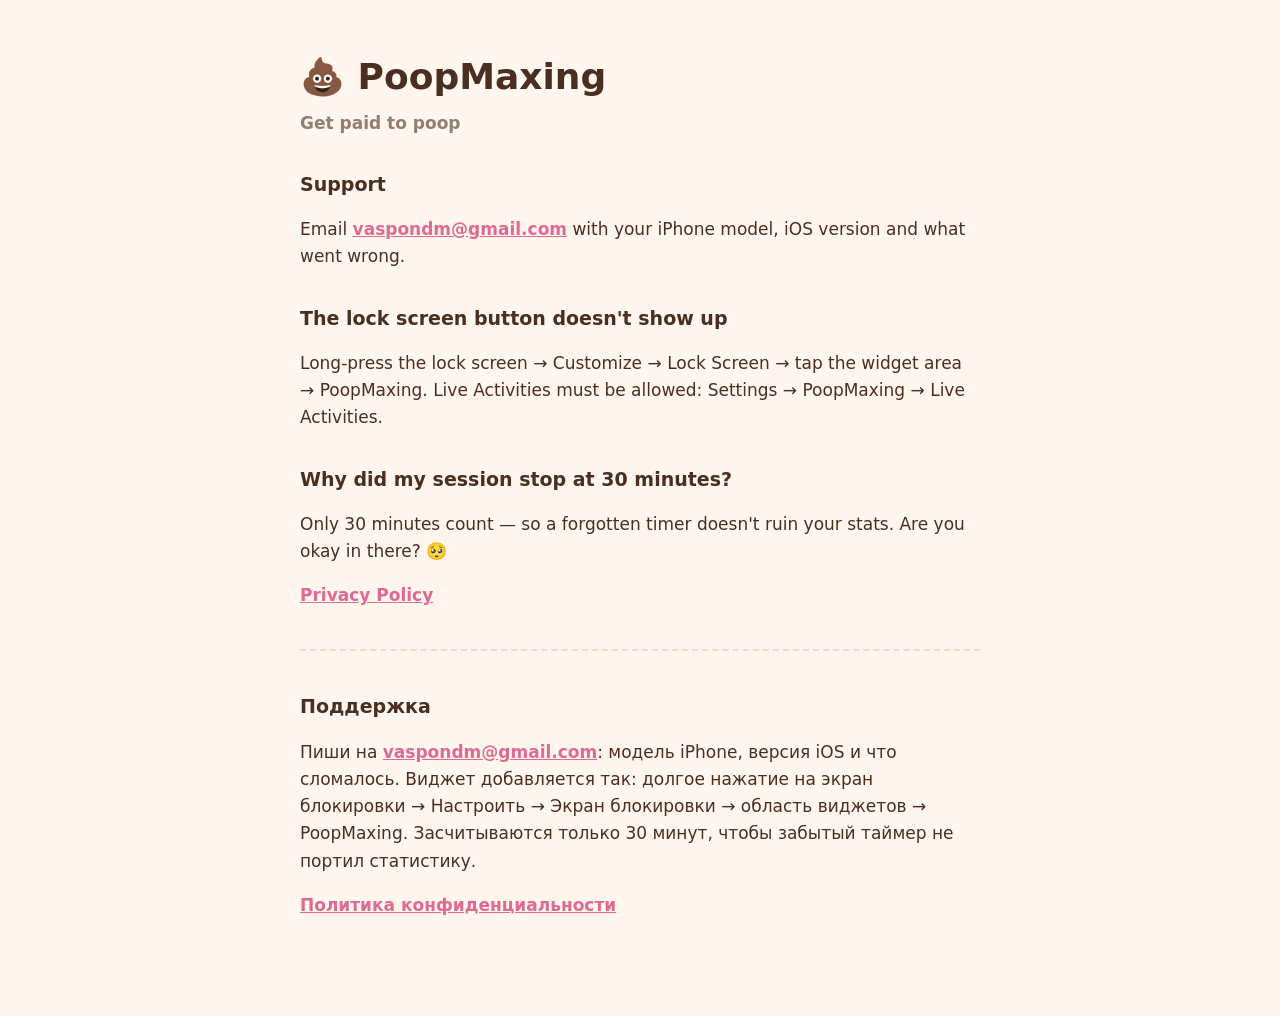
<file: index.html>
<!DOCTYPE html>
<html lang="en">
<head>
<meta charset="utf-8">
<meta name="viewport" content="width=device-width, initial-scale=1">
<title>PoopMaxing — support</title>
<link rel="stylesheet" href="style.css">
</head>
<body>
<h1>💩 PoopMaxing</h1>
<p class="sub">Get paid to poop</p>

<h2>Support</h2>
<p>Email <a href="mailto:vaspondm@gmail.com">vaspondm@gmail.com</a> with your iPhone model, iOS version and what went wrong.</p>

<h2>The lock screen button doesn't show up</h2>
<p>Long-press the lock screen → Customize → Lock Screen → tap the widget area → PoopMaxing. Live Activities must be allowed: Settings → PoopMaxing → Live Activities.</p>

<h2>Why did my session stop at 30 minutes?</h2>
<p>Only 30 minutes count — so a forgotten timer doesn't ruin your stats. Are you okay in there? 🥺</p>

<p><a href="privacy.html">Privacy Policy</a></p>

<hr>

<h2>Поддержка</h2>
<p>Пиши на <a href="mailto:vaspondm@gmail.com">vaspondm@gmail.com</a>: модель iPhone, версия iOS и что сломалось. Виджет добавляется так: долгое нажатие на экран блокировки → Настроить → Экран блокировки → область виджетов → PoopMaxing. Засчитываются только 30 минут, чтобы забытый таймер не портил статистику.</p>
<p><a href="privacy.html">Политика конфиденциальности</a></p>
</body>
</html>
</file>
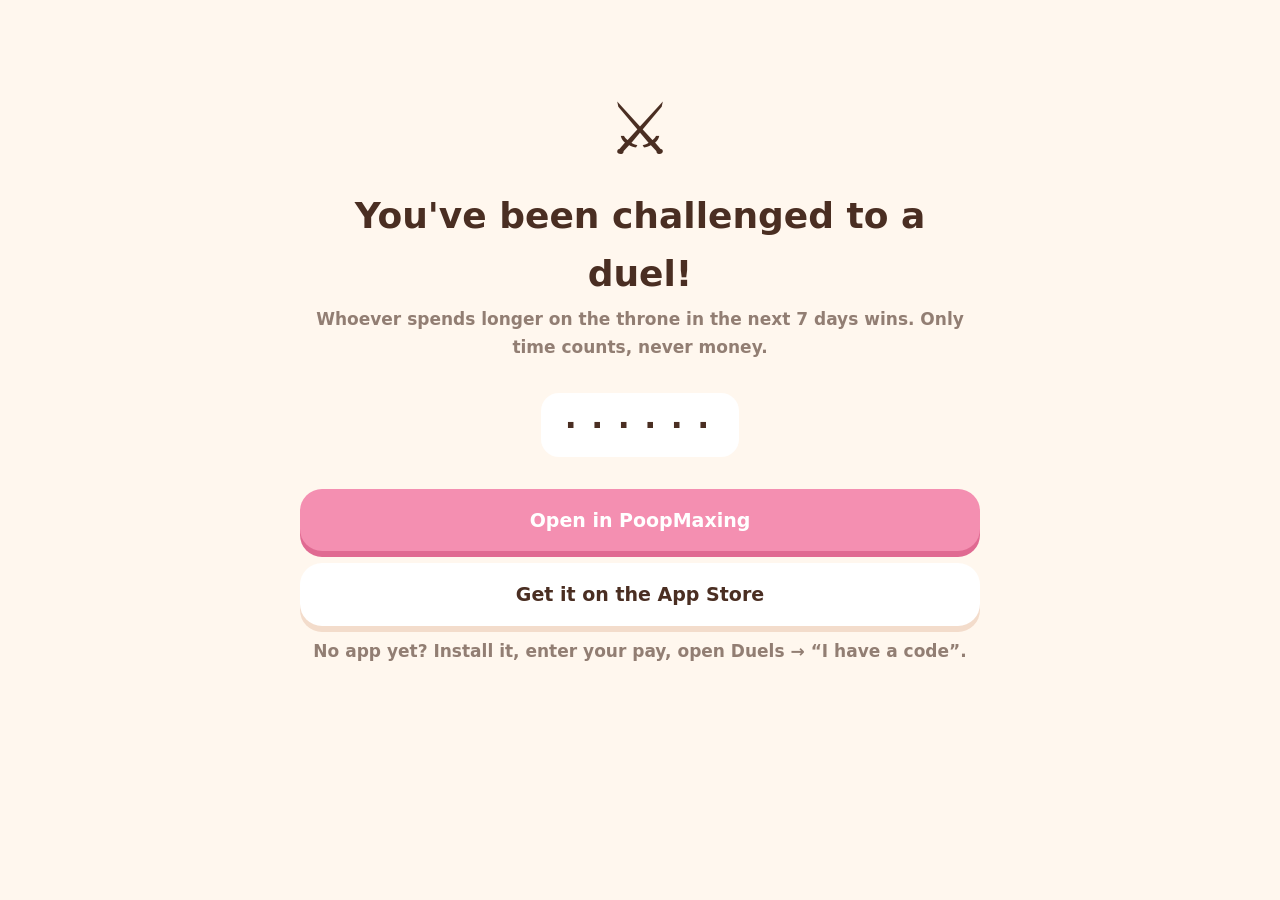
<file: duel.html>
<!DOCTYPE html>
<html lang="ru">
<head>
<meta charset="utf-8">
<meta name="viewport" content="width=device-width, initial-scale=1">
<title>PoopMaxing — дуэль ⚔️</title>
<meta property="og:title" content="Тебя вызвали на дуэль ⚔️">
<meta property="og:description" content="Кто за 7 дней дольше просидит на троне. PoopMaxing">
<link rel="stylesheet" href="style.css">
<style>
  body { text-align: center; }
  .big { font-size: 72px; margin: 24px 0 0; }
  .code { font: 900 34px ui-monospace, monospace; letter-spacing: 6px; background: #fff; border-radius: 18px; padding: 12px 20px; display: inline-block; margin: 8px 0 20px; }
  .btn { display: block; background: #F48FB1; color: #fff; text-decoration: none; font-weight: 900; font-size: 19px; padding: 16px; border-radius: 22px; margin: 12px 0; box-shadow: 0 6px 0 #E06A92; }
  .btn.alt { background: #fff; color: #4A2E22; box-shadow: 0 6px 0 #F3DCCB; }
</style>
</head>
<body>
<p class="big">⚔️</p>
<h1 id="title">Тебя вызвали на дуэль!</h1>
<p class="sub" id="sub">Кто за 7 дней дольше просидит на троне, тот и победил. Деньги никто не увидит, только время.</p>
<div class="code" id="code">······</div>
<a class="btn" id="open" href="#">Открыть в PoopMaxing</a>
<a class="btn alt" href="https://apps.apple.com/app/id6820119032">Скачать в App Store</a>
<p class="sub" id="hint">Ещё нет приложения? Скачай, введи зарплату, открой вкладку «Дуэли» → «У меня есть код».</p>
<script>
  const code = (new URLSearchParams(location.search).get("c") || "").toUpperCase().replace(/[^A-Z0-9]/g, "").slice(0, 6);
  const en = !navigator.language.toLowerCase().startsWith("ru");
  if (en) {
    document.documentElement.lang = "en";
    document.getElementById("title").textContent = "You've been challenged to a duel!";
    document.getElementById("sub").textContent = "Whoever spends longer on the throne in the next 7 days wins. Only time counts, never money.";
    document.getElementById("open").textContent = "Open in PoopMaxing";
    document.querySelector(".btn.alt").textContent = "Get it on the App Store";
    document.getElementById("hint").textContent = "No app yet? Install it, enter your pay, open Duels → “I have a code”.";
  }
  if (code.length === 6) {
    document.getElementById("code").textContent = code;
    const app = "poopmaxing://duel/" + code;
    document.getElementById("open").href = app;
    // No automatic redirect: without the app installed Safari shows an "invalid address" alert.
  }
</script>
</body>
</html>
</file>
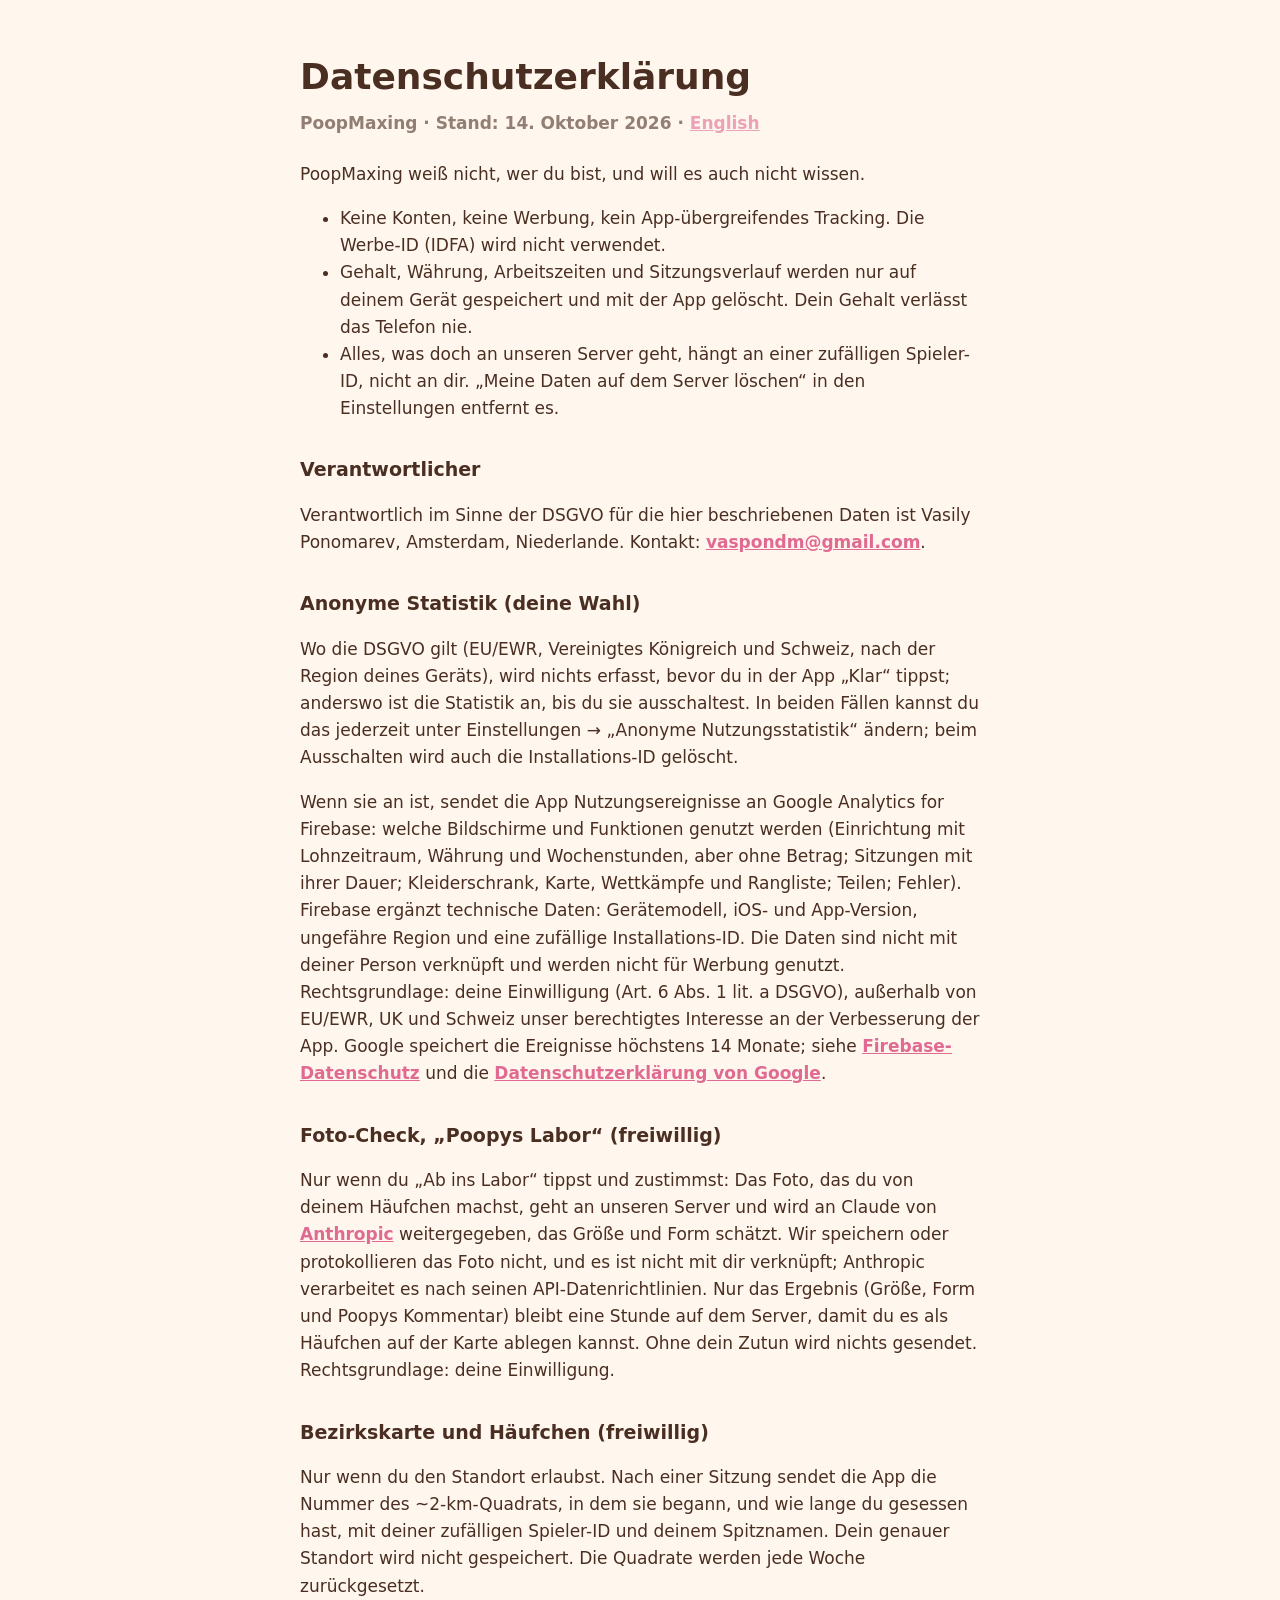
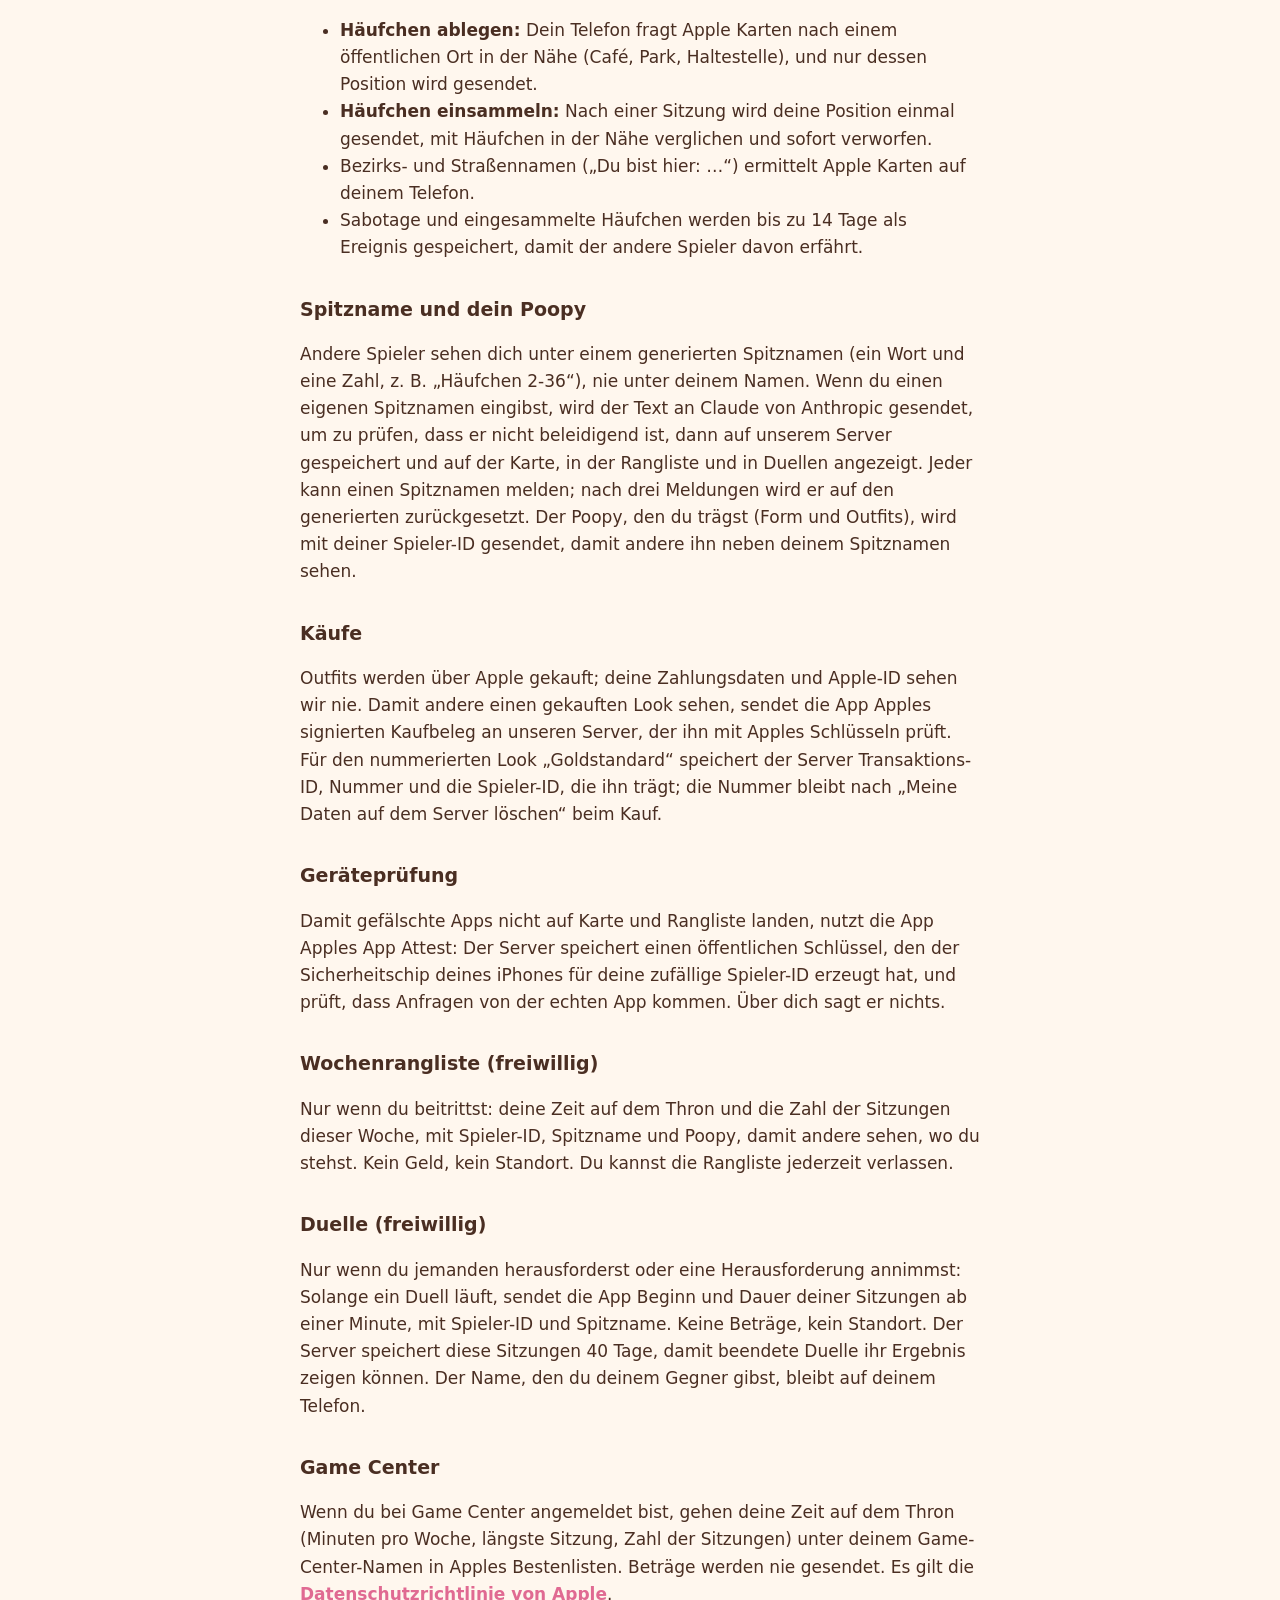
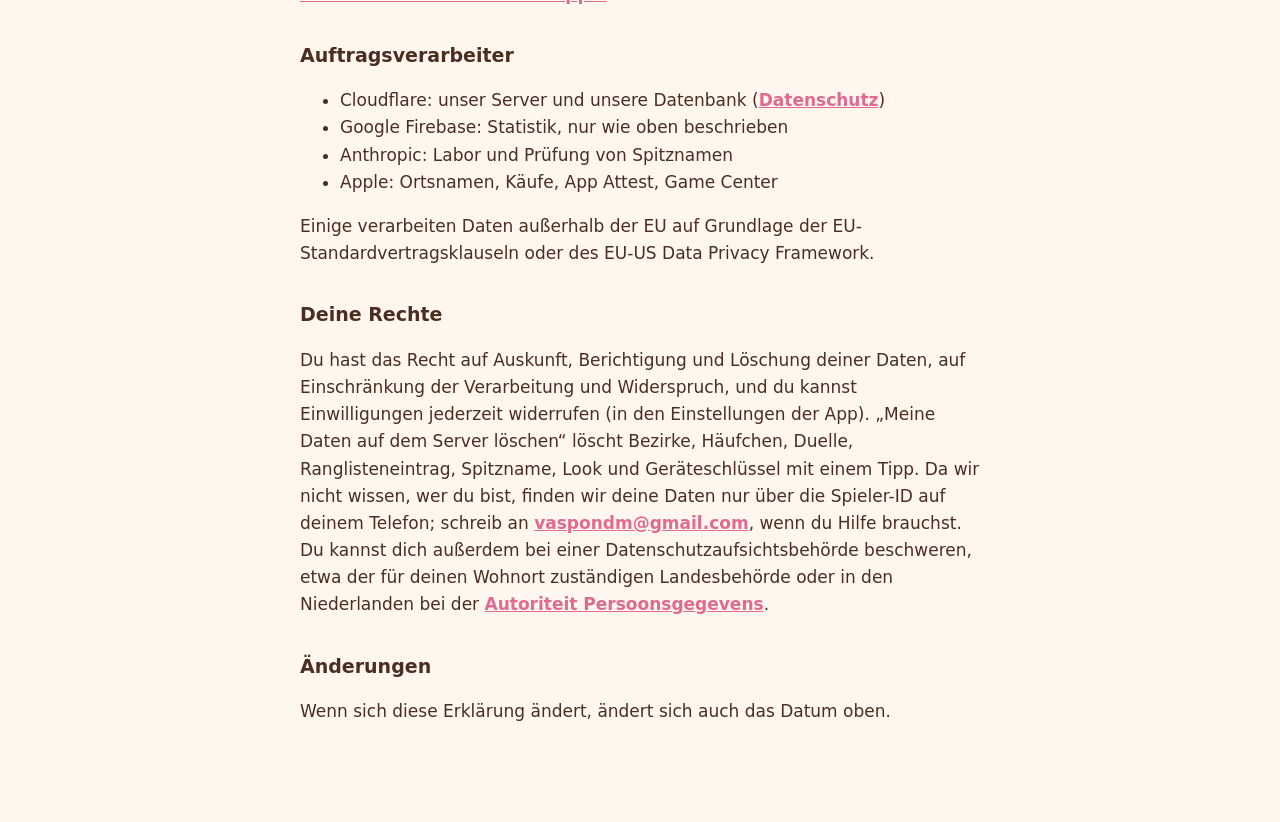
<file: privacy-de.html>
<!DOCTYPE html>
<html lang="de">
<head>
<meta charset="utf-8">
<meta name="viewport" content="width=device-width, initial-scale=1">
<title>PoopMaxing — Datenschutz</title>
<link rel="stylesheet" href="style.css">
</head>
<body>
<h1>Datenschutzerklärung</h1>
<p class="sub">PoopMaxing · Stand: 14. Oktober 2026 · <a href="privacy.html">English</a></p>

<p>PoopMaxing weiß nicht, wer du bist, und will es auch nicht wissen.</p>
<ul>
<li>Keine Konten, keine Werbung, kein App-übergreifendes Tracking. Die Werbe-ID (IDFA) wird nicht verwendet.</li>
<li>Gehalt, Währung, Arbeitszeiten und Sitzungsverlauf werden nur auf deinem Gerät gespeichert und mit der App gelöscht. Dein Gehalt verlässt das Telefon nie.</li>
<li>Alles, was doch an unseren Server geht, hängt an einer zufälligen Spieler-ID, nicht an dir. „Meine Daten auf dem Server löschen“ in den Einstellungen entfernt es.</li>
</ul>

<h2>Verantwortlicher</h2>
<p>Verantwortlich im Sinne der DSGVO für die hier beschriebenen Daten ist Vasily Ponomarev, Amsterdam, Niederlande. Kontakt: <a href="mailto:vaspondm@gmail.com">vaspondm@gmail.com</a>.</p>

<h2>Anonyme Statistik (deine Wahl)</h2>
<p>Wo die DSGVO gilt (EU/EWR, Vereinigtes Königreich und Schweiz, nach der Region deines Geräts), wird nichts erfasst, bevor du in der App „Klar“ tippst; anderswo ist die Statistik an, bis du sie ausschaltest. In beiden Fällen kannst du das jederzeit unter Einstellungen → „Anonyme Nutzungsstatistik“ ändern; beim Ausschalten wird auch die Installations-ID gelöscht.</p>
<p>Wenn sie an ist, sendet die App Nutzungsereignisse an Google Analytics for Firebase: welche Bildschirme und Funktionen genutzt werden (Einrichtung mit Lohnzeitraum, Währung und Wochenstunden, aber ohne Betrag; Sitzungen mit ihrer Dauer; Kleiderschrank, Karte, Wettkämpfe und Rangliste; Teilen; Fehler). Firebase ergänzt technische Daten: Gerätemodell, iOS- und App-Version, ungefähre Region und eine zufällige Installations-ID. Die Daten sind nicht mit deiner Person verknüpft und werden nicht für Werbung genutzt. Rechtsgrundlage: deine Einwilligung (Art. 6 Abs. 1 lit. a DSGVO), außerhalb von EU/EWR, UK und Schweiz unser berechtigtes Interesse an der Verbesserung der App. Google speichert die Ereignisse höchstens 14 Monate; siehe <a href="https://firebase.google.com/support/privacy">Firebase-Datenschutz</a> und die <a href="https://policies.google.com/privacy?hl=de">Datenschutzerklärung von Google</a>.</p>

<h2>Foto-Check, „Poopys Labor“ (freiwillig)</h2>
<p>Nur wenn du „Ab ins Labor“ tippst und zustimmst: Das Foto, das du von deinem Häufchen machst, geht an unseren Server und wird an Claude von <a href="https://www.anthropic.com/legal/privacy">Anthropic</a> weitergegeben, das Größe und Form schätzt. Wir speichern oder protokollieren das Foto nicht, und es ist nicht mit dir verknüpft; Anthropic verarbeitet es nach seinen API-Datenrichtlinien. Nur das Ergebnis (Größe, Form und Poopys Kommentar) bleibt eine Stunde auf dem Server, damit du es als Häufchen auf der Karte ablegen kannst. Ohne dein Zutun wird nichts gesendet. Rechtsgrundlage: deine Einwilligung.</p>

<h2>Bezirkskarte und Häufchen (freiwillig)</h2>
<p>Nur wenn du den Standort erlaubst. Nach einer Sitzung sendet die App die Nummer des ~2-km-Quadrats, in dem sie begann, und wie lange du gesessen hast, mit deiner zufälligen Spieler-ID und deinem Spitznamen. Dein genauer Standort wird nicht gespeichert. Die Quadrate werden jede Woche zurückgesetzt.</p>
<ul>
<li><b>Häufchen ablegen:</b> Dein Telefon fragt Apple Karten nach einem öffentlichen Ort in der Nähe (Café, Park, Haltestelle), und nur dessen Position wird gesendet.</li>
<li><b>Häufchen einsammeln:</b> Nach einer Sitzung wird deine Position einmal gesendet, mit Häufchen in der Nähe verglichen und sofort verworfen.</li>
<li>Bezirks- und Straßennamen („Du bist hier: …“) ermittelt Apple Karten auf deinem Telefon.</li>
<li>Sabotage und eingesammelte Häufchen werden bis zu 14 Tage als Ereignis gespeichert, damit der andere Spieler davon erfährt.</li>
</ul>

<h2>Spitzname und dein Poopy</h2>
<p>Andere Spieler sehen dich unter einem generierten Spitznamen (ein Wort und eine Zahl, z. B. „Häufchen 2-36“), nie unter deinem Namen. Wenn du einen eigenen Spitznamen eingibst, wird der Text an Claude von Anthropic gesendet, um zu prüfen, dass er nicht beleidigend ist, dann auf unserem Server gespeichert und auf der Karte, in der Rangliste und in Duellen angezeigt. Jeder kann einen Spitznamen melden; nach drei Meldungen wird er auf den generierten zurückgesetzt. Der Poopy, den du trägst (Form und Outfits), wird mit deiner Spieler-ID gesendet, damit andere ihn neben deinem Spitznamen sehen.</p>

<h2>Käufe</h2>
<p>Outfits werden über Apple gekauft; deine Zahlungsdaten und Apple-ID sehen wir nie. Damit andere einen gekauften Look sehen, sendet die App Apples signierten Kaufbeleg an unseren Server, der ihn mit Apples Schlüsseln prüft. Für den nummerierten Look „Goldstandard“ speichert der Server Transaktions-ID, Nummer und die Spieler-ID, die ihn trägt; die Nummer bleibt nach „Meine Daten auf dem Server löschen“ beim Kauf.</p>

<h2>Geräteprüfung</h2>
<p>Damit gefälschte Apps nicht auf Karte und Rangliste landen, nutzt die App Apples App Attest: Der Server speichert einen öffentlichen Schlüssel, den der Sicherheitschip deines iPhones für deine zufällige Spieler-ID erzeugt hat, und prüft, dass Anfragen von der echten App kommen. Über dich sagt er nichts.</p>

<h2>Wochenrangliste (freiwillig)</h2>
<p>Nur wenn du beitrittst: deine Zeit auf dem Thron und die Zahl der Sitzungen dieser Woche, mit Spieler-ID, Spitzname und Poopy, damit andere sehen, wo du stehst. Kein Geld, kein Standort. Du kannst die Rangliste jederzeit verlassen.</p>

<h2>Duelle (freiwillig)</h2>
<p>Nur wenn du jemanden herausforderst oder eine Herausforderung annimmst: Solange ein Duell läuft, sendet die App Beginn und Dauer deiner Sitzungen ab einer Minute, mit Spieler-ID und Spitzname. Keine Beträge, kein Standort. Der Server speichert diese Sitzungen 40 Tage, damit beendete Duelle ihr Ergebnis zeigen können. Der Name, den du deinem Gegner gibst, bleibt auf deinem Telefon.</p>

<h2>Game Center</h2>
<p>Wenn du bei Game Center angemeldet bist, gehen deine Zeit auf dem Thron (Minuten pro Woche, längste Sitzung, Zahl der Sitzungen) unter deinem Game-Center-Namen in Apples Bestenlisten. Beträge werden nie gesendet. Es gilt die <a href="https://www.apple.com/de/legal/privacy/">Datenschutzrichtlinie von Apple</a>.</p>

<h2>Auftragsverarbeiter</h2>
<ul>
<li>Cloudflare: unser Server und unsere Datenbank (<a href="https://www.cloudflare.com/de-de/privacypolicy/">Datenschutz</a>)</li>
<li>Google Firebase: Statistik, nur wie oben beschrieben</li>
<li>Anthropic: Labor und Prüfung von Spitznamen</li>
<li>Apple: Ortsnamen, Käufe, App Attest, Game Center</li>
</ul>
<p>Einige verarbeiten Daten außerhalb der EU auf Grundlage der EU-Standardvertragsklauseln oder des EU-US Data Privacy Framework.</p>

<h2>Deine Rechte</h2>
<p>Du hast das Recht auf Auskunft, Berichtigung und Löschung deiner Daten, auf Einschränkung der Verarbeitung und Widerspruch, und du kannst Einwilligungen jederzeit widerrufen (in den Einstellungen der App). „Meine Daten auf dem Server löschen“ löscht Bezirke, Häufchen, Duelle, Ranglisteneintrag, Spitzname, Look und Geräteschlüssel mit einem Tipp. Da wir nicht wissen, wer du bist, finden wir deine Daten nur über die Spieler-ID auf deinem Telefon; schreib an <a href="mailto:vaspondm@gmail.com">vaspondm@gmail.com</a>, wenn du Hilfe brauchst. Du kannst dich außerdem bei einer Datenschutzaufsichtsbehörde beschweren, etwa der für deinen Wohnort zuständigen Landesbehörde oder in den Niederlanden bei der <a href="https://autoriteitpersoonsgegevens.nl">Autoriteit Persoonsgegevens</a>.</p>

<h2>Änderungen</h2>
<p>Wenn sich diese Erklärung ändert, ändert sich auch das Datum oben.</p>
</body>
</html>
</file>
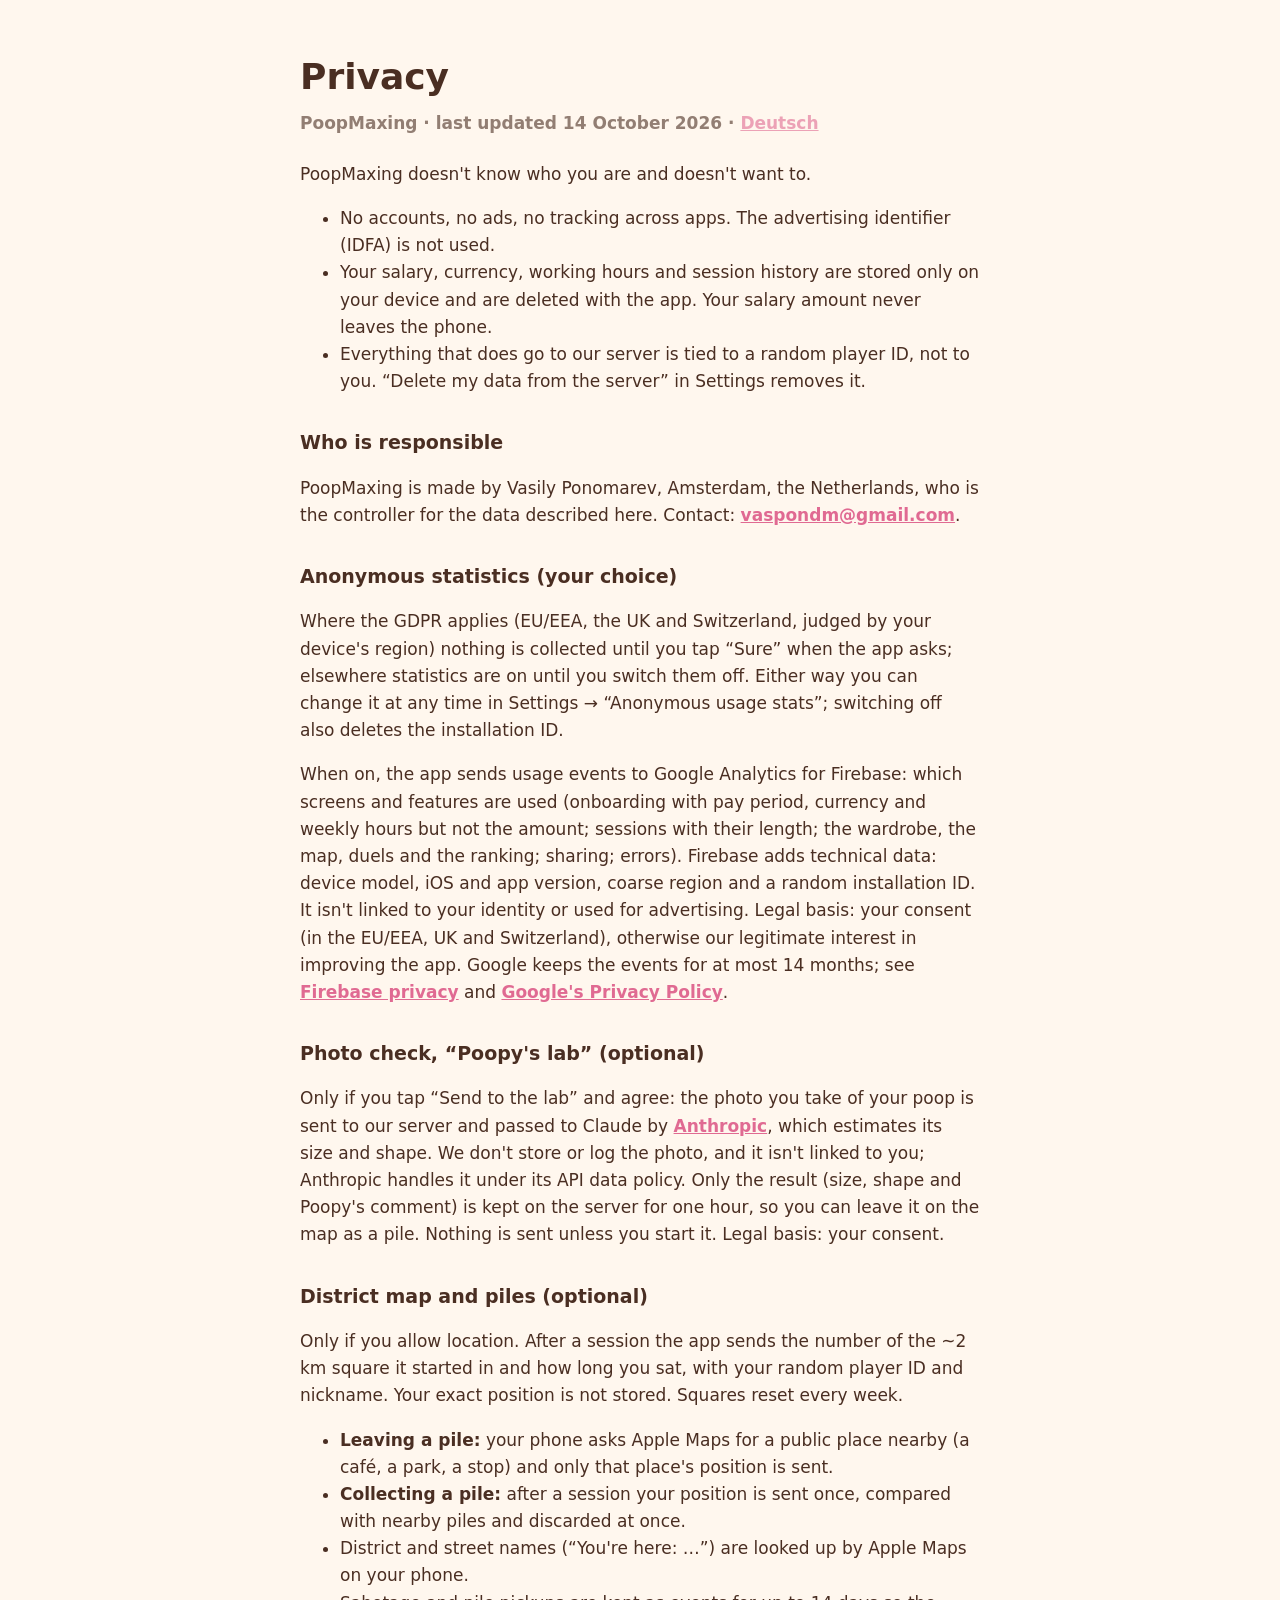
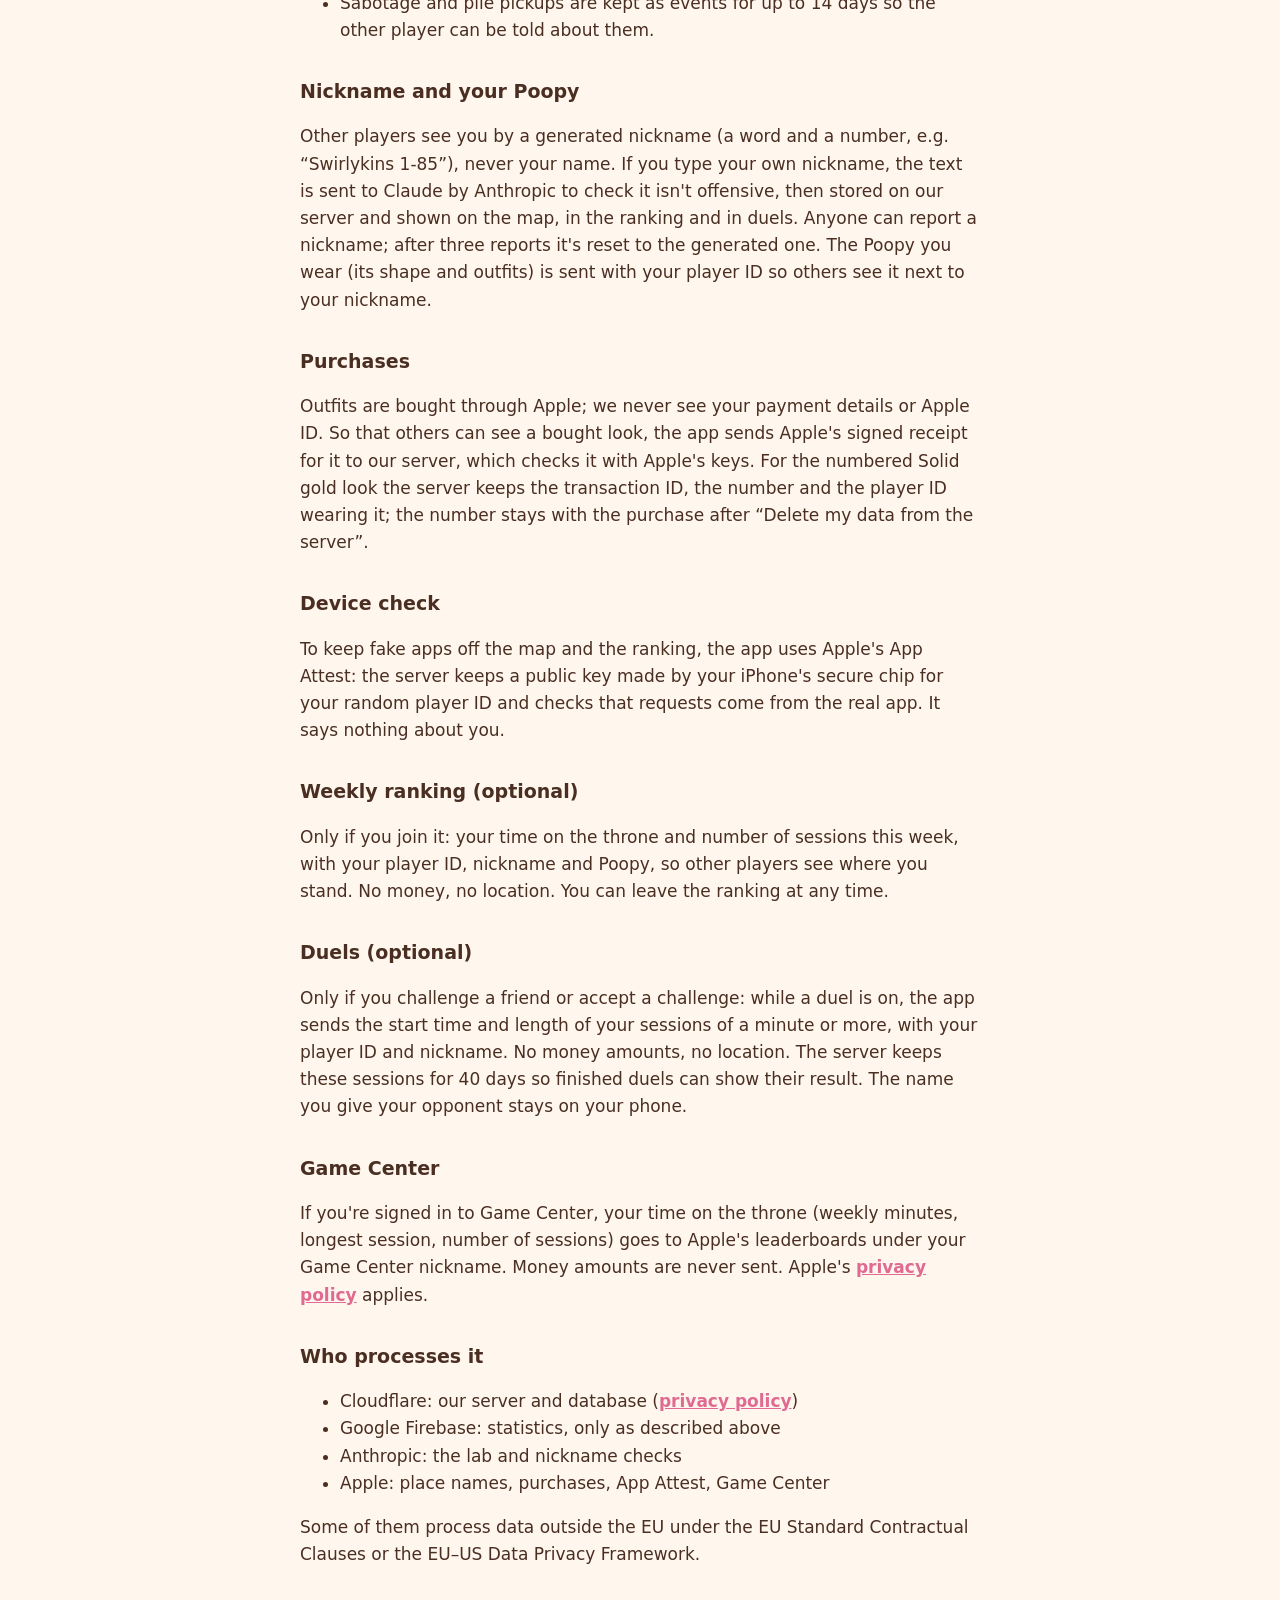
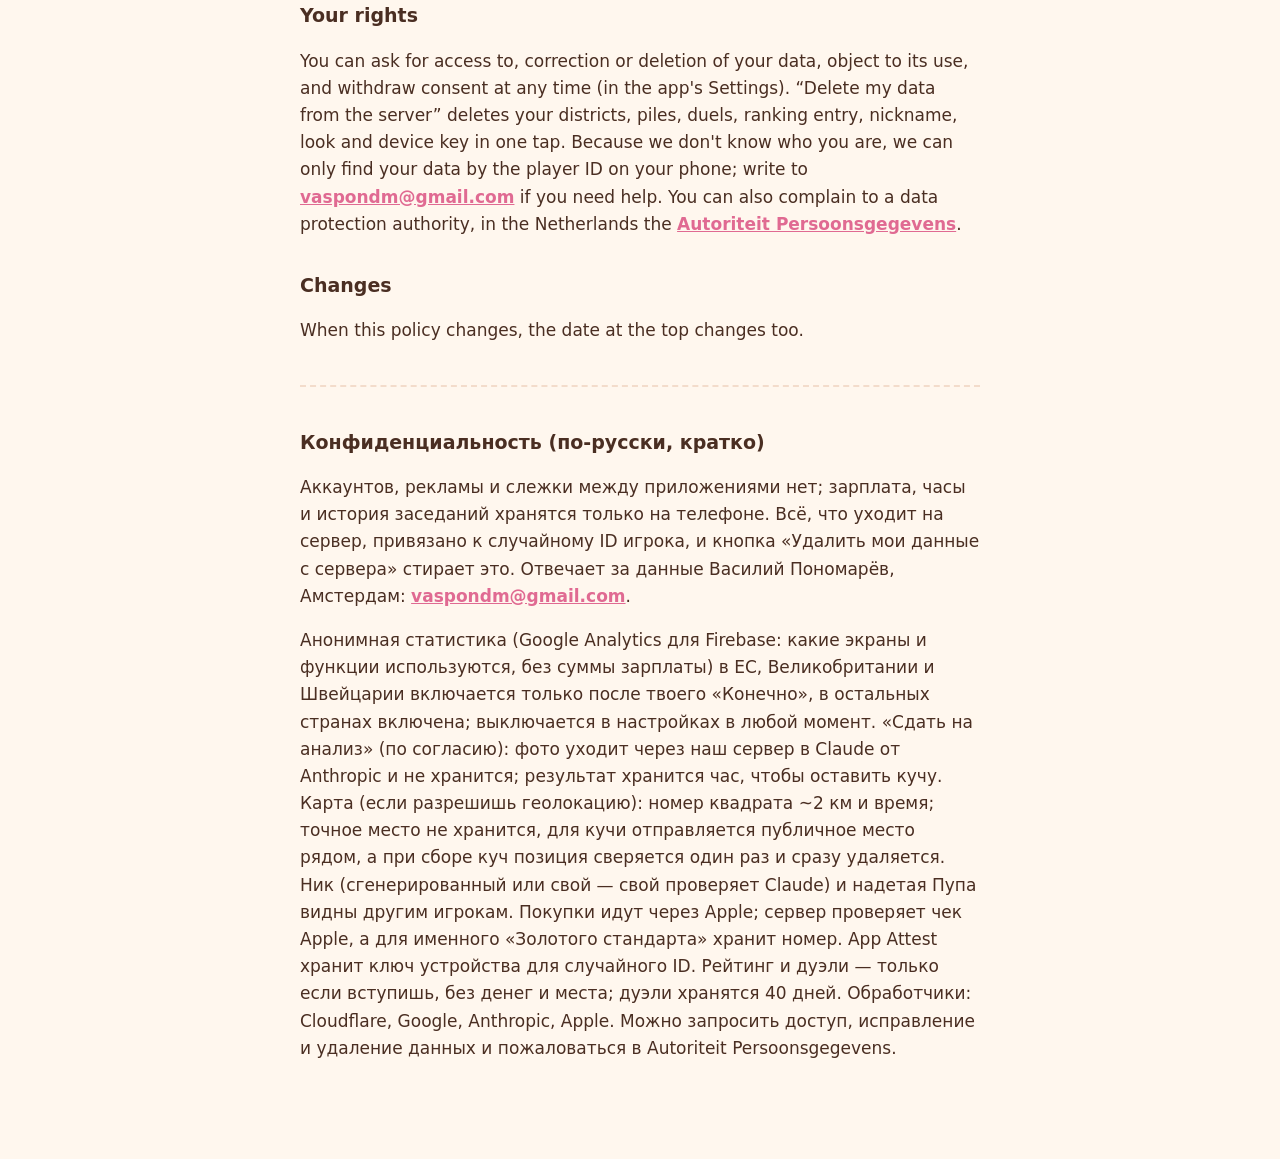
<file: privacy.html>
<!DOCTYPE html>
<html lang="en">
<head>
<meta charset="utf-8">
<meta name="viewport" content="width=device-width, initial-scale=1">
<title>PoopMaxing — privacy</title>
<link rel="stylesheet" href="style.css">
</head>
<body>
<h1>Privacy</h1>
<p class="sub">PoopMaxing · last updated 14 October 2026 · <a href="privacy-de.html">Deutsch</a></p>

<p>PoopMaxing doesn't know who you are and doesn't want to.</p>
<ul>
<li>No accounts, no ads, no tracking across apps. The advertising identifier (IDFA) is not used.</li>
<li>Your salary, currency, working hours and session history are stored only on your device and are deleted with the app. Your salary amount never leaves the phone.</li>
<li>Everything that does go to our server is tied to a random player ID, not to you. “Delete my data from the server” in Settings removes it.</li>
</ul>

<h2>Who is responsible</h2>
<p>PoopMaxing is made by Vasily Ponomarev, Amsterdam, the Netherlands, who is the controller for the data described here. Contact: <a href="mailto:vaspondm@gmail.com">vaspondm@gmail.com</a>.</p>

<h2>Anonymous statistics (your choice)</h2>
<p>Where the GDPR applies (EU/EEA, the UK and Switzerland, judged by your device's region) nothing is collected until you tap “Sure” when the app asks; elsewhere statistics are on until you switch them off. Either way you can change it at any time in Settings → “Anonymous usage stats”; switching off also deletes the installation ID.</p>
<p>When on, the app sends usage events to Google Analytics for Firebase: which screens and features are used (onboarding with pay period, currency and weekly hours but not the amount; sessions with their length; the wardrobe, the map, duels and the ranking; sharing; errors). Firebase adds technical data: device model, iOS and app version, coarse region and a random installation ID. It isn't linked to your identity or used for advertising. Legal basis: your consent (in the EU/EEA, UK and Switzerland), otherwise our legitimate interest in improving the app. Google keeps the events for at most 14 months; see <a href="https://firebase.google.com/support/privacy">Firebase privacy</a> and <a href="https://policies.google.com/privacy">Google's Privacy Policy</a>.</p>

<h2>Photo check, “Poopy's lab” (optional)</h2>
<p>Only if you tap “Send to the lab” and agree: the photo you take of your poop is sent to our server and passed to Claude by <a href="https://www.anthropic.com/legal/privacy">Anthropic</a>, which estimates its size and shape. We don't store or log the photo, and it isn't linked to you; Anthropic handles it under its API data policy. Only the result (size, shape and Poopy's comment) is kept on the server for one hour, so you can leave it on the map as a pile. Nothing is sent unless you start it. Legal basis: your consent.</p>

<h2>District map and piles (optional)</h2>
<p>Only if you allow location. After a session the app sends the number of the ~2 km square it started in and how long you sat, with your random player ID and nickname. Your exact position is not stored. Squares reset every week.</p>
<ul>
<li><b>Leaving a pile:</b> your phone asks Apple Maps for a public place nearby (a café, a park, a stop) and only that place's position is sent.</li>
<li><b>Collecting a pile:</b> after a session your position is sent once, compared with nearby piles and discarded at once.</li>
<li>District and street names (“You're here: …”) are looked up by Apple Maps on your phone.</li>
<li>Sabotage and pile pickups are kept as events for up to 14 days so the other player can be told about them.</li>
</ul>

<h2>Nickname and your Poopy</h2>
<p>Other players see you by a generated nickname (a word and a number, e.g. “Swirlykins 1-85”), never your name. If you type your own nickname, the text is sent to Claude by Anthropic to check it isn't offensive, then stored on our server and shown on the map, in the ranking and in duels. Anyone can report a nickname; after three reports it's reset to the generated one. The Poopy you wear (its shape and outfits) is sent with your player ID so others see it next to your nickname.</p>

<h2>Purchases</h2>
<p>Outfits are bought through Apple; we never see your payment details or Apple ID. So that others can see a bought look, the app sends Apple's signed receipt for it to our server, which checks it with Apple's keys. For the numbered Solid gold look the server keeps the transaction ID, the number and the player ID wearing it; the number stays with the purchase after “Delete my data from the server”.</p>

<h2>Device check</h2>
<p>To keep fake apps off the map and the ranking, the app uses Apple's App Attest: the server keeps a public key made by your iPhone's secure chip for your random player ID and checks that requests come from the real app. It says nothing about you.</p>

<h2>Weekly ranking (optional)</h2>
<p>Only if you join it: your time on the throne and number of sessions this week, with your player ID, nickname and Poopy, so other players see where you stand. No money, no location. You can leave the ranking at any time.</p>

<h2>Duels (optional)</h2>
<p>Only if you challenge a friend or accept a challenge: while a duel is on, the app sends the start time and length of your sessions of a minute or more, with your player ID and nickname. No money amounts, no location. The server keeps these sessions for 40 days so finished duels can show their result. The name you give your opponent stays on your phone.</p>

<h2>Game Center</h2>
<p>If you're signed in to Game Center, your time on the throne (weekly minutes, longest session, number of sessions) goes to Apple's leaderboards under your Game Center nickname. Money amounts are never sent. Apple's <a href="https://www.apple.com/legal/privacy/">privacy policy</a> applies.</p>

<h2>Who processes it</h2>
<ul>
<li>Cloudflare: our server and database (<a href="https://www.cloudflare.com/privacypolicy/">privacy policy</a>)</li>
<li>Google Firebase: statistics, only as described above</li>
<li>Anthropic: the lab and nickname checks</li>
<li>Apple: place names, purchases, App Attest, Game Center</li>
</ul>
<p>Some of them process data outside the EU under the EU Standard Contractual Clauses or the EU–US Data Privacy Framework.</p>

<h2>Your rights</h2>
<p>You can ask for access to, correction or deletion of your data, object to its use, and withdraw consent at any time (in the app's Settings). “Delete my data from the server” deletes your districts, piles, duels, ranking entry, nickname, look and device key in one tap. Because we don't know who you are, we can only find your data by the player ID on your phone; write to <a href="mailto:vaspondm@gmail.com">vaspondm@gmail.com</a> if you need help. You can also complain to a data protection authority, in the Netherlands the <a href="https://autoriteitpersoonsgegevens.nl">Autoriteit Persoonsgegevens</a>.</p>

<h2>Changes</h2>
<p>When this policy changes, the date at the top changes too.</p>

<hr>

<h2>Конфиденциальность (по-русски, кратко)</h2>
<p>Аккаунтов, рекламы и слежки между приложениями нет; зарплата, часы и история заседаний хранятся только на телефоне. Всё, что уходит на сервер, привязано к случайному ID игрока, и кнопка «Удалить мои данные с сервера» стирает это. Отвечает за данные Василий Пономарёв, Амстердам: <a href="mailto:vaspondm@gmail.com">vaspondm@gmail.com</a>.</p>
<p>Анонимная статистика (Google Analytics для Firebase: какие экраны и функции используются, без суммы зарплаты) в ЕС, Великобритании и Швейцарии включается только после твоего «Конечно», в остальных странах включена; выключается в настройках в любой момент. «Сдать на анализ» (по согласию): фото уходит через наш сервер в Claude от Anthropic и не хранится; результат хранится час, чтобы оставить кучу. Карта (если разрешишь геолокацию): номер квадрата ~2 км и время; точное место не хранится, для кучи отправляется публичное место рядом, а при сборе куч позиция сверяется один раз и сразу удаляется. Ник (сгенерированный или свой — свой проверяет Claude) и надетая Пупа видны другим игрокам. Покупки идут через Apple; сервер проверяет чек Apple, а для именного «Золотого стандарта» хранит номер. App Attest хранит ключ устройства для случайного ID. Рейтинг и дуэли — только если вступишь, без денег и места; дуэли хранятся 40 дней. Обработчики: Cloudflare, Google, Anthropic, Apple. Можно запросить доступ, исправление и удаление данных и пожаловаться в Autoriteit Persoonsgegevens.</p>
</body>
</html>
</file>
<file: style.css>
body { font: 17px/1.6 ui-rounded, "SF Pro Rounded", system-ui, sans-serif; max-width: 680px; margin: 0 auto; padding: 48px 20px 80px; color: #4A2E22; background: #FFF7EE; }
h1 { font-size: 36px; font-weight: 900; margin: 0 0 4px; }
h2 { font-size: 19px; font-weight: 900; margin: 32px 0 6px; }
.sub { opacity: .6; font-weight: 700; margin: 0 0 24px; }
a { color: #E06A92; font-weight: 700; }
hr { border: 0; border-top: 2px dashed #F3DCCB; margin: 40px 0; }
</file>
